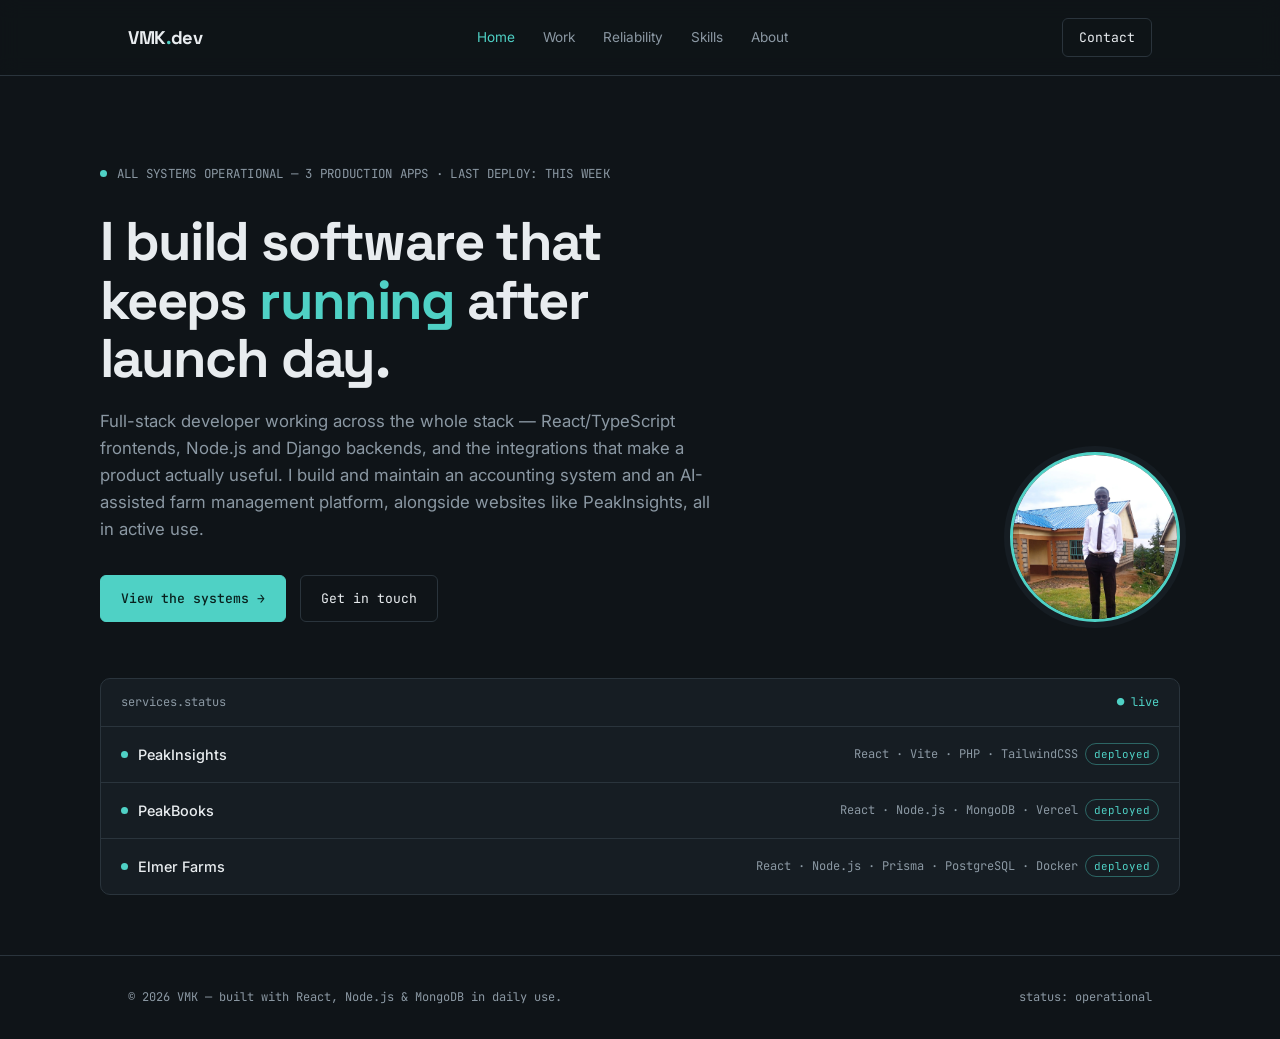
<file: index.html>
<!doctype html>
<html lang="en">
  <head>
    <meta charset="UTF-8" />
    <meta name="viewport" content="width=device-width, initial-scale=1.0" />
    <title>VMK — Full-Stack Developer</title>
    <link rel="preconnect" href="https://fonts.googleapis.com" />
    <link
      href="https://fonts.googleapis.com/css2?family=Space+Grotesk:wght@400;500;600;700&family=Inter:wght@400;500;600&family=JetBrains+Mono:wght@400;500&display=swap"
      rel="stylesheet"
    />
    <link rel="stylesheet" href="assets/css/style.css" />
  </head>
  <body>
    <header>
      <nav>
        <div class="logo">VMK<span>.</span>dev</div>
        <div class="navlinks">
          <a href="index.html" class="active">Home</a>
          <a href="work.html" class="">Work</a>
          <a href="reliability.html" class="">Reliability</a>
          <a href="skills.html" class="">Skills</a>
          <a href="about.html" class="">About</a>
        </div>
        <a href="contact.html" class="btn btn-ghost" style="padding: 8px 16px"
          >Contact</a
        >
      </nav>
    </header>

    <main>
      <div class="wrap hero">
        <div class="hero-flex">
          <div class="hero-content">
            <div class="status-strip">
              <span class="dot"></span>
              <span
                >ALL SYSTEMS OPERATIONAL &mdash; 3 PRODUCTION APPS &middot; LAST
                DEPLOY: THIS WEEK</span
              >
            </div>
            <h1>
              I build software that keeps
              <span class="accent">running</span> after launch day.
            </h1>
            <p class="hero-sub">
              Full-stack developer working across the whole stack &mdash;
              React/TypeScript frontends, Node.js and Django backends, and the
              integrations that make a product actually useful. I build and
              maintain an accounting system and an AI-assisted farm management
              platform, alongside websites like PeakInsights, all in active use.
            </p>
            <div class="hero-cta">
              <a href="work.html" class="btn btn-primary"
                >View the systems &rarr;</a
              >
              <a href="contact.html" class="btn btn-ghost">Get in touch</a>
            </div>
          </div>
          <img
            class="hero-photo reveal"
            src="assets/img/profile.jpg"
            alt="Portrait of VMK"
          />
        </div>

        <div class="panel reveal">
          <div class="panel-head">
            <span>services.status</span>
            <span class="live">&#9679; live</span>
          </div>
          <div class="service-row">
            <div class="service-name">
              <span class="dot" style="animation: none"></span>PeakInsights
            </div>
            <div class="service-meta">
              React &middot; Vite &middot; PHP &middot; TailwindCSS
              <span class="badge badge-up">deployed</span>
            </div>
          </div>
          <div class="service-row">
            <div class="service-name">
              <span class="dot" style="animation: none"></span>PeakBooks
            </div>
            <div class="service-meta">
              React &middot; Node.js &middot; MongoDB &middot; Vercel
              <span class="badge badge-up">deployed</span>
            </div>
          </div>
          <div class="service-row">
            <div class="service-name">
              <span class="dot" style="animation: none"></span>Elmer Farms
            </div>
            <div class="service-meta">
              React &middot; Node.js &middot; Prisma &middot; PostgreSQL
              &middot; Docker <span class="badge badge-up">deployed</span>
            </div>
          </div>
        </div>
      </div>
    </main>

    <footer>
      <div
        class="wrap"
        style="
          display: flex;
          justify-content: space-between;
          width: 100%;
          flex-wrap: wrap;
          gap: 8px;
        "
      >
        <span
          >&copy; 2026 VMK &mdash; built with React, Node.js &amp; MongoDB in
          daily use.</span
        >
        <span>status: operational</span>
      </div>
    </footer>

    <script>
      const revealEls = document.querySelectorAll(".reveal");
      const io = new IntersectionObserver(
        (entries) => {
          entries.forEach((e) => {
            if (e.isIntersecting) {
              e.target.classList.add("in");
              io.unobserve(e.target);
            }
          });
        },
        { threshold: 0.15 },
      );
      revealEls.forEach((el) => io.observe(el));
    </script>
  </body>
</html>
</file>
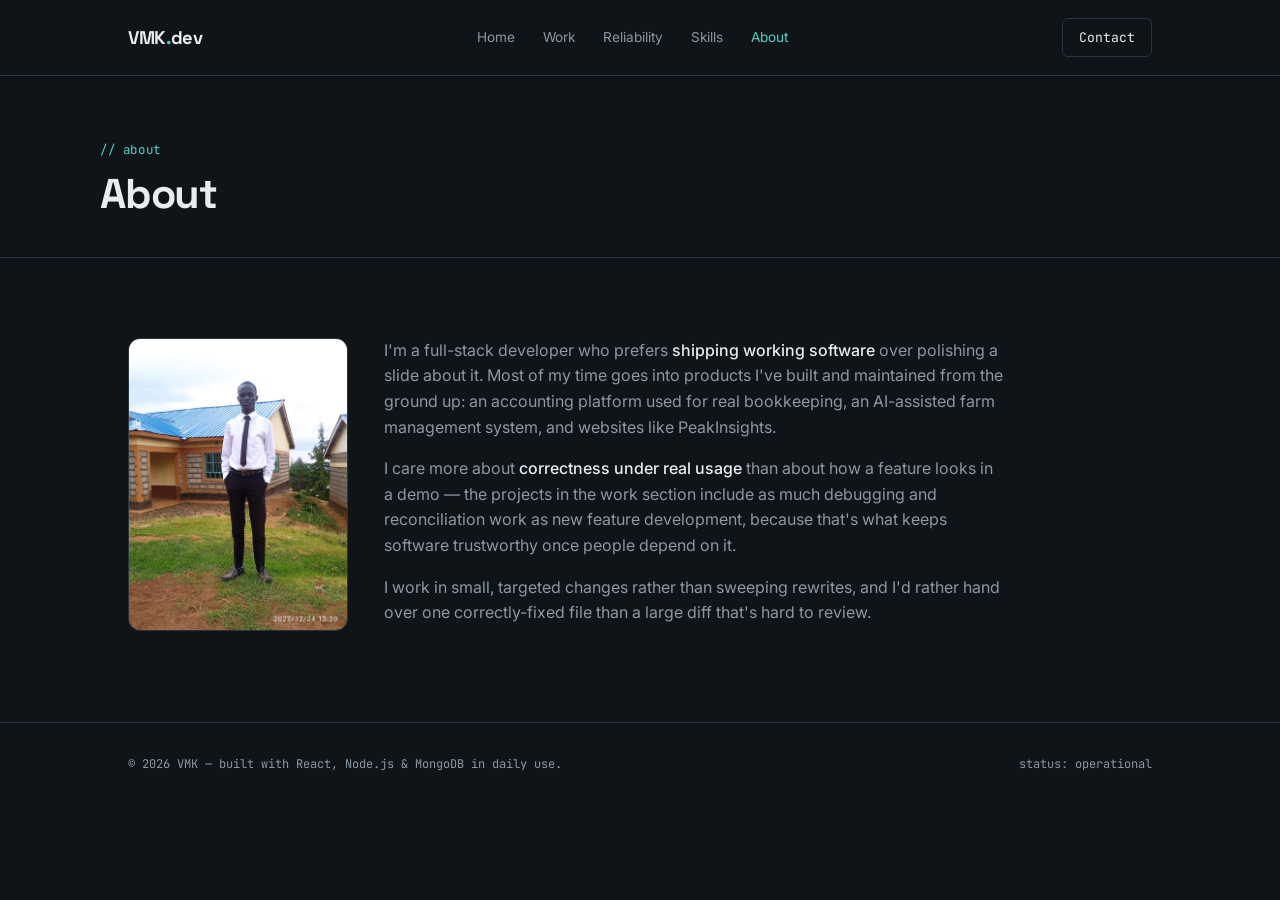
<file: about.html>
<!doctype html>
<html lang="en">
  <head>
    <meta charset="UTF-8" />
    <meta name="viewport" content="width=device-width, initial-scale=1.0" />
    <title>About — VMK</title>
    <link rel="preconnect" href="https://fonts.googleapis.com" />
    <link
      href="https://fonts.googleapis.com/css2?family=Space+Grotesk:wght@400;500;600;700&family=Inter:wght@400;500;600&family=JetBrains+Mono:wght@400;500&display=swap"
      rel="stylesheet"
    />
    <link rel="stylesheet" href="assets/css/style.css" />
  </head>
  <body>
    <header>
      <nav>
        <div class="logo">VMK<span>.</span>dev</div>
        <div class="navlinks">
          <a href="index.html" class="">Home</a>
          <a href="work.html" class="">Work</a>
          <a href="reliability.html" class="">Reliability</a>
          <a href="skills.html" class="">Skills</a>
          <a href="about.html" class="active">About</a>
        </div>
        <a href="contact.html" class="btn btn-ghost" style="padding: 8px 16px"
          >Contact</a
        >
      </nav>
    </header>

    <main>
      <div class="wrap page-header">
        <div class="eyebrow">// about</div>
        <h1>About</h1>
        <p class="hero-sub"></p>
      </div>

      <section id="about">
        <div class="wrap">
          <div class="about-grid">
            <div class="about-photo reveal">
              <img src="assets/img/profile.jpg" alt="Portrait of VMK" />
            </div>
            <div class="about-text reveal">
              <p>
                I'm a full-stack developer who prefers
                <strong>shipping working software</strong> over polishing a
                slide about it. Most of my time goes into products I've built
                and maintained from the ground up: an accounting platform used
                for real bookkeeping, an AI-assisted farm management system, and
                websites like PeakInsights.
              </p>
              <p>
                I care more about
                <strong>correctness under real usage</strong> than about how a
                feature looks in a demo &mdash; the projects in the work section
                include as much debugging and reconciliation work as new feature
                development, because that's what keeps software trustworthy once
                people depend on it.
              </p>
              <p>
                I work in small, targeted changes rather than sweeping rewrites,
                and I'd rather hand over one correctly-fixed file than a large
                diff that's hard to review.
              </p>
            </div>
          </div>
        </div>
      </section>
    </main>

    <footer>
      <div
        class="wrap"
        style="
          display: flex;
          justify-content: space-between;
          width: 100%;
          flex-wrap: wrap;
          gap: 8px;
        "
      >
        <span
          >&copy; 2026 VMK &mdash; built with React, Node.js &amp; MongoDB in
          daily use.</span
        >
        <span>status: operational</span>
      </div>
    </footer>

    <script>
      const revealEls = document.querySelectorAll(".reveal");
      const io = new IntersectionObserver(
        (entries) => {
          entries.forEach((e) => {
            if (e.isIntersecting) {
              e.target.classList.add("in");
              io.unobserve(e.target);
            }
          });
        },
        { threshold: 0.15 },
      );
      revealEls.forEach((el) => io.observe(el));
    </script>
  </body>
</html>
</file>
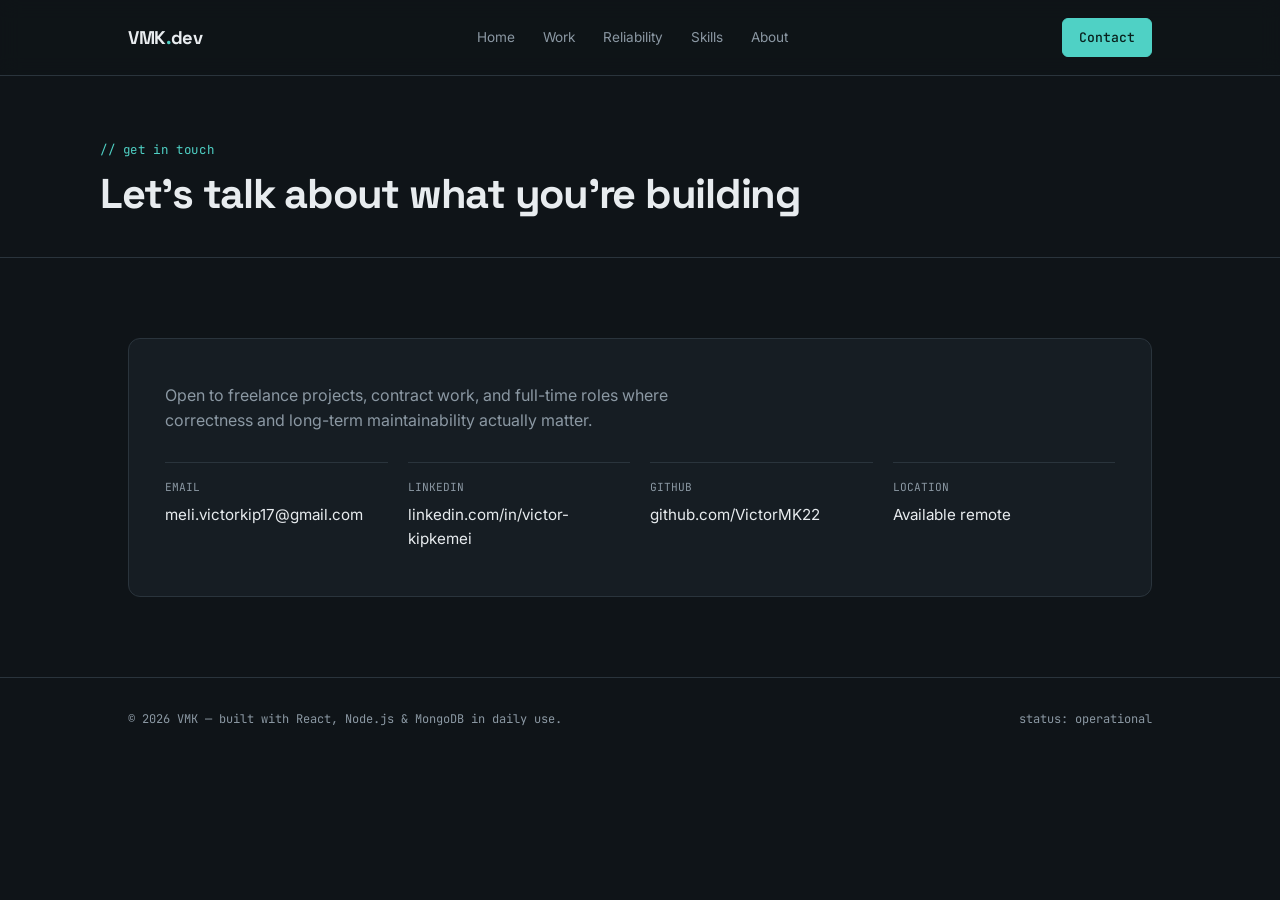
<file: contact.html>
<!doctype html>
<html lang="en">
  <head>
    <meta charset="UTF-8" />
    <meta name="viewport" content="width=device-width, initial-scale=1.0" />
    <title>Contact — VMK</title>
    <link rel="preconnect" href="https://fonts.googleapis.com" />
    <link
      href="https://fonts.googleapis.com/css2?family=Space+Grotesk:wght@400;500;600;700&family=Inter:wght@400;500;600&family=JetBrains+Mono:wght@400;500&display=swap"
      rel="stylesheet"
    />
    <link rel="stylesheet" href="assets/css/style.css" />
  </head>
  <body>
    <header>
      <nav>
        <div class="logo">VMK<span>.</span>dev</div>
        <div class="navlinks">
          <a href="index.html" class="">Home</a>
          <a href="work.html" class="">Work</a>
          <a href="reliability.html" class="">Reliability</a>
          <a href="skills.html" class="">Skills</a>
          <a href="about.html" class="">About</a>
        </div>
        <a href="contact.html" class="btn btn-primary" style="padding: 8px 16px"
          >Contact</a
        >
      </nav>
    </header>

    <main>
      <div class="wrap page-header">
        <div class="eyebrow">// get in touch</div>
        <h1>Let's talk about what you're building</h1>
        <p class="hero-sub"></p>
      </div>

      <section id="contact">
        <div class="wrap">
          <div class="contact-panel reveal">
            <p style="color: var(--muted); max-width: 56ch">
              Open to freelance projects, contract work, and full-time roles
              where correctness and long-term maintainability actually matter.
            </p>
            <div class="contact-grid">
              <div class="contact-item">
                <div class="label">Email</div>
                <div class="val">
                  <a href="mailto:meli.victorkip17@gmail.com"
                    >meli.victorkip17@gmail.com</a
                  >
                </div>
              </div>
              <div class="contact-item">
                <div class="label">LinkedIn</div>
                <div class="val">
                  <a
                    href="https://www.linkedin.com/in/victor-kipkemei-99b4a4258/"
                    target="_blank"
                    >linkedin.com/in/victor-kipkemei</a
                  >
                </div>
              </div>
              <div class="contact-item">
                <div class="label">GitHub</div>
                <div class="val">
                  <a href="https://github.com/VictorMK22" target="_blank"
                    >github.com/VictorMK22</a
                  >
                </div>
              </div>
              <div class="contact-item">
                <div class="label">Location</div>
                <div class="val">Available remote</div>
              </div>
            </div>
          </div>
        </div>
      </section>
    </main>

    <footer>
      <div
        class="wrap"
        style="
          display: flex;
          justify-content: space-between;
          width: 100%;
          flex-wrap: wrap;
          gap: 8px;
        "
      >
        <span
          >&copy; 2026 VMK &mdash; built with React, Node.js &amp; MongoDB in
          daily use.</span
        >
        <span>status: operational</span>
      </div>
    </footer>

    <script>
      const revealEls = document.querySelectorAll(".reveal");
      const io = new IntersectionObserver(
        (entries) => {
          entries.forEach((e) => {
            if (e.isIntersecting) {
              e.target.classList.add("in");
              io.unobserve(e.target);
            }
          });
        },
        { threshold: 0.15 },
      );
      revealEls.forEach((el) => io.observe(el));
    </script>
  </body>
</html>
</file>
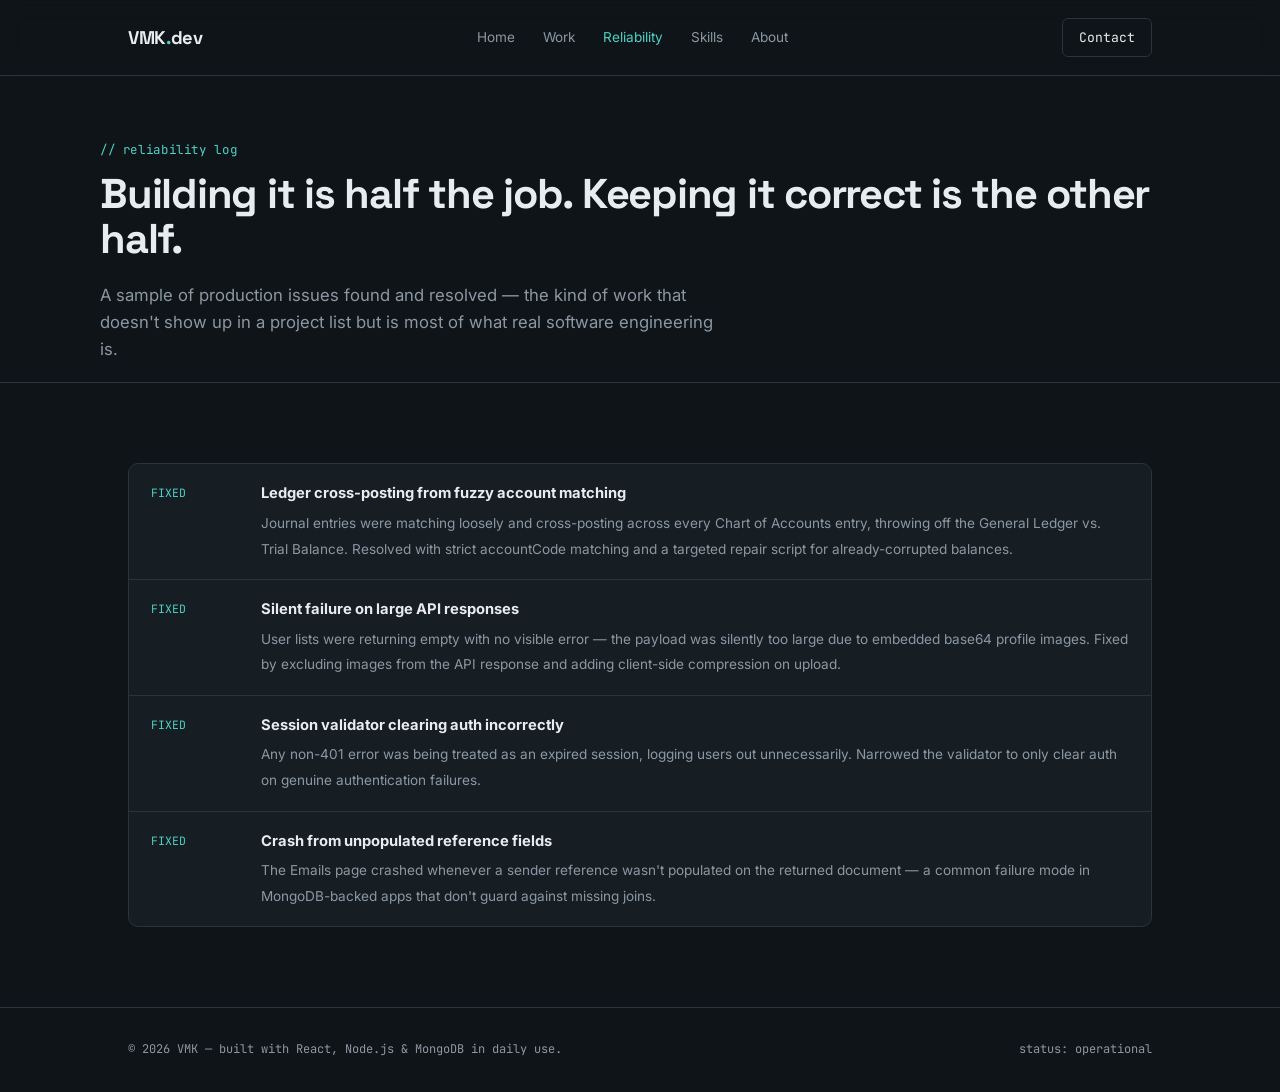
<file: reliability.html>
<!DOCTYPE html>
<html lang="en">
<head>
<meta charset="UTF-8" />
<meta name="viewport" content="width=device-width, initial-scale=1.0" />
<title>Reliability — VMK</title>
<link rel="preconnect" href="https://fonts.googleapis.com">
<link href="https://fonts.googleapis.com/css2?family=Space+Grotesk:wght@400;500;600;700&family=Inter:wght@400;500;600&family=JetBrains+Mono:wght@400;500&display=swap" rel="stylesheet">
<link rel="stylesheet" href="assets/css/style.css">
</head>
<body>
<header>
  <nav>
    <div class="logo">VMK<span>.</span>dev</div>
    <div class="navlinks">
      <a href="index.html" class="">Home</a>
      <a href="work.html" class="">Work</a>
      <a href="reliability.html" class="active">Reliability</a>
      <a href="skills.html" class="">Skills</a>
      <a href="about.html" class="">About</a>
    </div>
    <a href="contact.html" class="btn btn-ghost" style="padding:8px 16px;">Contact</a>
  </nav>
</header>

<main>
  <div class="wrap page-header">
    <div class="eyebrow">// reliability log</div>
    <h1>Building it is half the job. Keeping it correct is the other half.</h1>
    <p class="hero-sub">A sample of production issues found and resolved &mdash; the kind of work that doesn't show up in a project list but is most of what real software engineering is.</p>
  </div>


  <section id="reliability">
    <div class="wrap">
      <div class="log reveal">
        <div class="log-entry">
          <div class="log-tag fixed">FIXED</div>
          <div class="log-body"><strong>Ledger cross-posting from fuzzy account matching</strong><span>Journal entries were matching loosely and cross-posting across every Chart of Accounts entry, throwing off the General Ledger vs. Trial Balance. Resolved with strict accountCode matching and a targeted repair script for already-corrupted balances.</span></div>
        </div>
        <div class="log-entry">
          <div class="log-tag fixed">FIXED</div>
          <div class="log-body"><strong>Silent failure on large API responses</strong><span>User lists were returning empty with no visible error &mdash; the payload was silently too large due to embedded base64 profile images. Fixed by excluding images from the API response and adding client-side compression on upload.</span></div>
        </div>
        <div class="log-entry">
          <div class="log-tag fixed">FIXED</div>
          <div class="log-body"><strong>Session validator clearing auth incorrectly</strong><span>Any non-401 error was being treated as an expired session, logging users out unnecessarily. Narrowed the validator to only clear auth on genuine authentication failures.</span></div>
        </div>
        <div class="log-entry">
          <div class="log-tag fixed">FIXED</div>
          <div class="log-body"><strong>Crash from unpopulated reference fields</strong><span>The Emails page crashed whenever a sender reference wasn't populated on the returned document &mdash; a common failure mode in MongoDB-backed apps that don't guard against missing joins.</span></div>
        </div>
      </div>
    </div>
  </section>

</main>

<footer>
  <div class="wrap" style="display:flex;justify-content:space-between;width:100%;flex-wrap:wrap;gap:8px;">
    <span>&copy; 2026 VMK &mdash; built with React, Node.js &amp; MongoDB in daily use.</span>
    <span>status: operational</span>
  </div>
</footer>

<script>
  const revealEls = document.querySelectorAll('.reveal');
  const io = new IntersectionObserver((entries)=>{
    entries.forEach(e=>{ if(e.isIntersecting){ e.target.classList.add('in'); io.unobserve(e.target); } });
  },{threshold:0.15});
  revealEls.forEach(el=>io.observe(el));
</script>

</body>
</html>
</file>
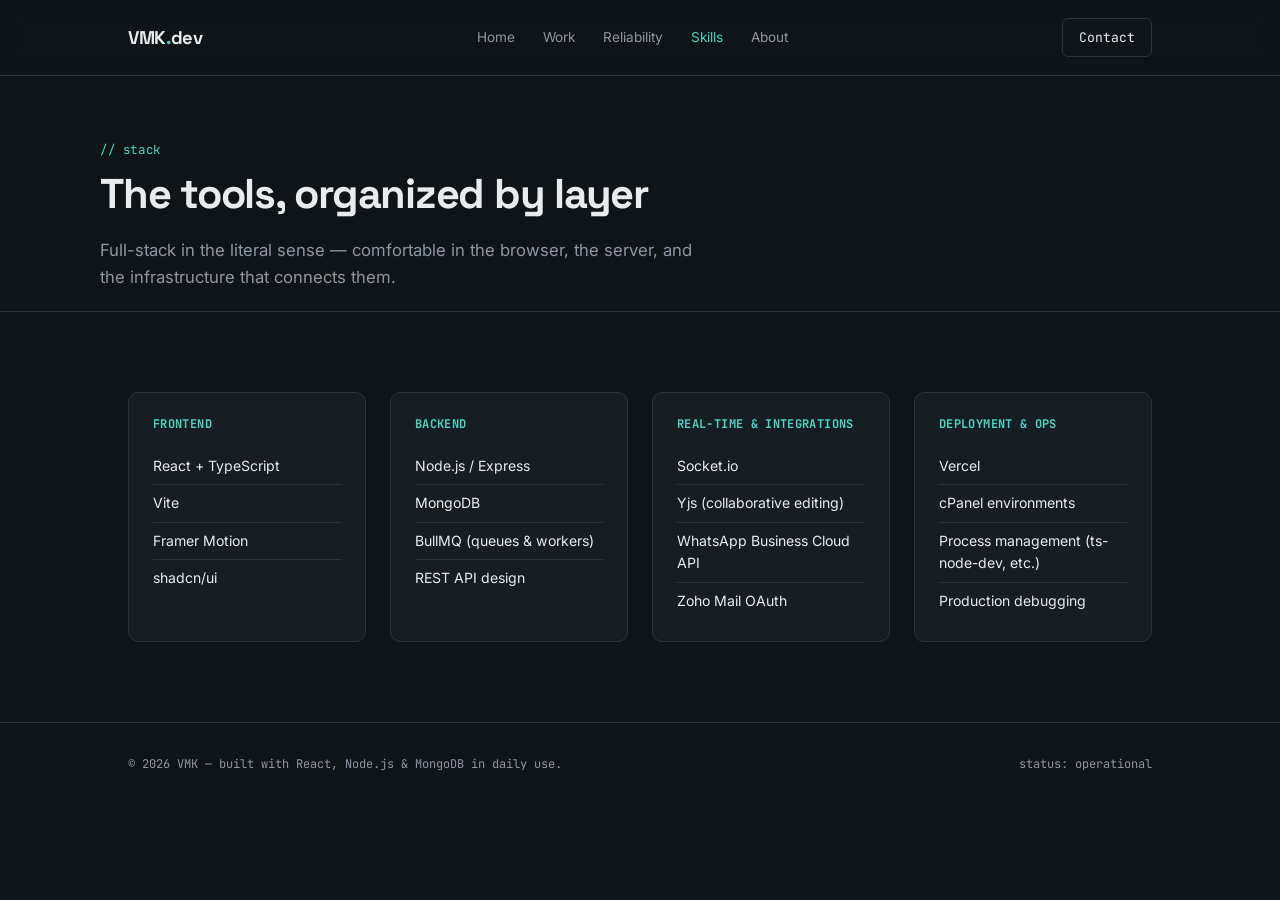
<file: skills.html>
<!doctype html>
<html lang="en">
  <head>
    <meta charset="UTF-8" />
    <meta name="viewport" content="width=device-width, initial-scale=1.0" />
    <title>Skills — VMK</title>
    <link rel="preconnect" href="https://fonts.googleapis.com" />
    <link
      href="https://fonts.googleapis.com/css2?family=Space+Grotesk:wght@400;500;600;700&family=Inter:wght@400;500;600&family=JetBrains+Mono:wght@400;500&display=swap"
      rel="stylesheet"
    />
    <link rel="stylesheet" href="assets/css/style.css" />
  </head>
  <body>
    <header>
      <nav>
        <div class="logo">VMK<span>.</span>dev</div>
        <div class="navlinks">
          <a href="index.html" class="">Home</a>
          <a href="work.html" class="">Work</a>
          <a href="reliability.html" class="">Reliability</a>
          <a href="skills.html" class="active">Skills</a>
          <a href="about.html" class="">About</a>
        </div>
        <a href="contact.html" class="btn btn-ghost" style="padding: 8px 16px"
          >Contact</a
        >
      </nav>
    </header>

    <main>
      <div class="wrap page-header">
        <div class="eyebrow">// stack</div>
        <h1>The tools, organized by layer</h1>
        <p class="hero-sub">
          Full-stack in the literal sense &mdash; comfortable in the browser,
          the server, and the infrastructure that connects them.
        </p>
      </div>

      <section id="skills">
        <div class="wrap">
          <div class="skill-cols">
            <div class="skill-col reveal">
              <h4>FRONTEND</h4>
              <ul>
                <li>React + TypeScript</li>
                <li>Vite</li>
                <li>Framer Motion</li>
                <li>shadcn/ui</li>
              </ul>
            </div>
            <div class="skill-col reveal">
              <h4>BACKEND</h4>
              <ul>
                <li>Node.js / Express</li>
                <li>MongoDB</li>
                <li>BullMQ (queues &amp; workers)</li>
                <li>REST API design</li>
              </ul>
            </div>
            <div class="skill-col reveal">
              <h4>REAL-TIME &amp; INTEGRATIONS</h4>
              <ul>
                <li>Socket.io</li>
                <li>Yjs (collaborative editing)</li>
                <li>WhatsApp Business Cloud API</li>
                <li>Zoho Mail OAuth</li>
              </ul>
            </div>
            <div class="skill-col reveal">
              <h4>DEPLOYMENT &amp; OPS</h4>
              <ul>
                <li>Vercel</li>
                <li>cPanel environments</li>
                <li>Process management (ts-node-dev, etc.)</li>
                <li>Production debugging</li>
              </ul>
            </div>
          </div>
        </div>
      </section>
    </main>

    <footer>
      <div
        class="wrap"
        style="
          display: flex;
          justify-content: space-between;
          width: 100%;
          flex-wrap: wrap;
          gap: 8px;
        "
      >
        <span
          >&copy; 2026 VMK &mdash; built with React, Node.js &amp; MongoDB in
          daily use.</span
        >
        <span>status: operational</span>
      </div>
    </footer>

    <script>
      const revealEls = document.querySelectorAll(".reveal");
      const io = new IntersectionObserver(
        (entries) => {
          entries.forEach((e) => {
            if (e.isIntersecting) {
              e.target.classList.add("in");
              io.unobserve(e.target);
            }
          });
        },
        { threshold: 0.15 },
      );
      revealEls.forEach((el) => io.observe(el));
    </script>
  </body>
</html>
</file>
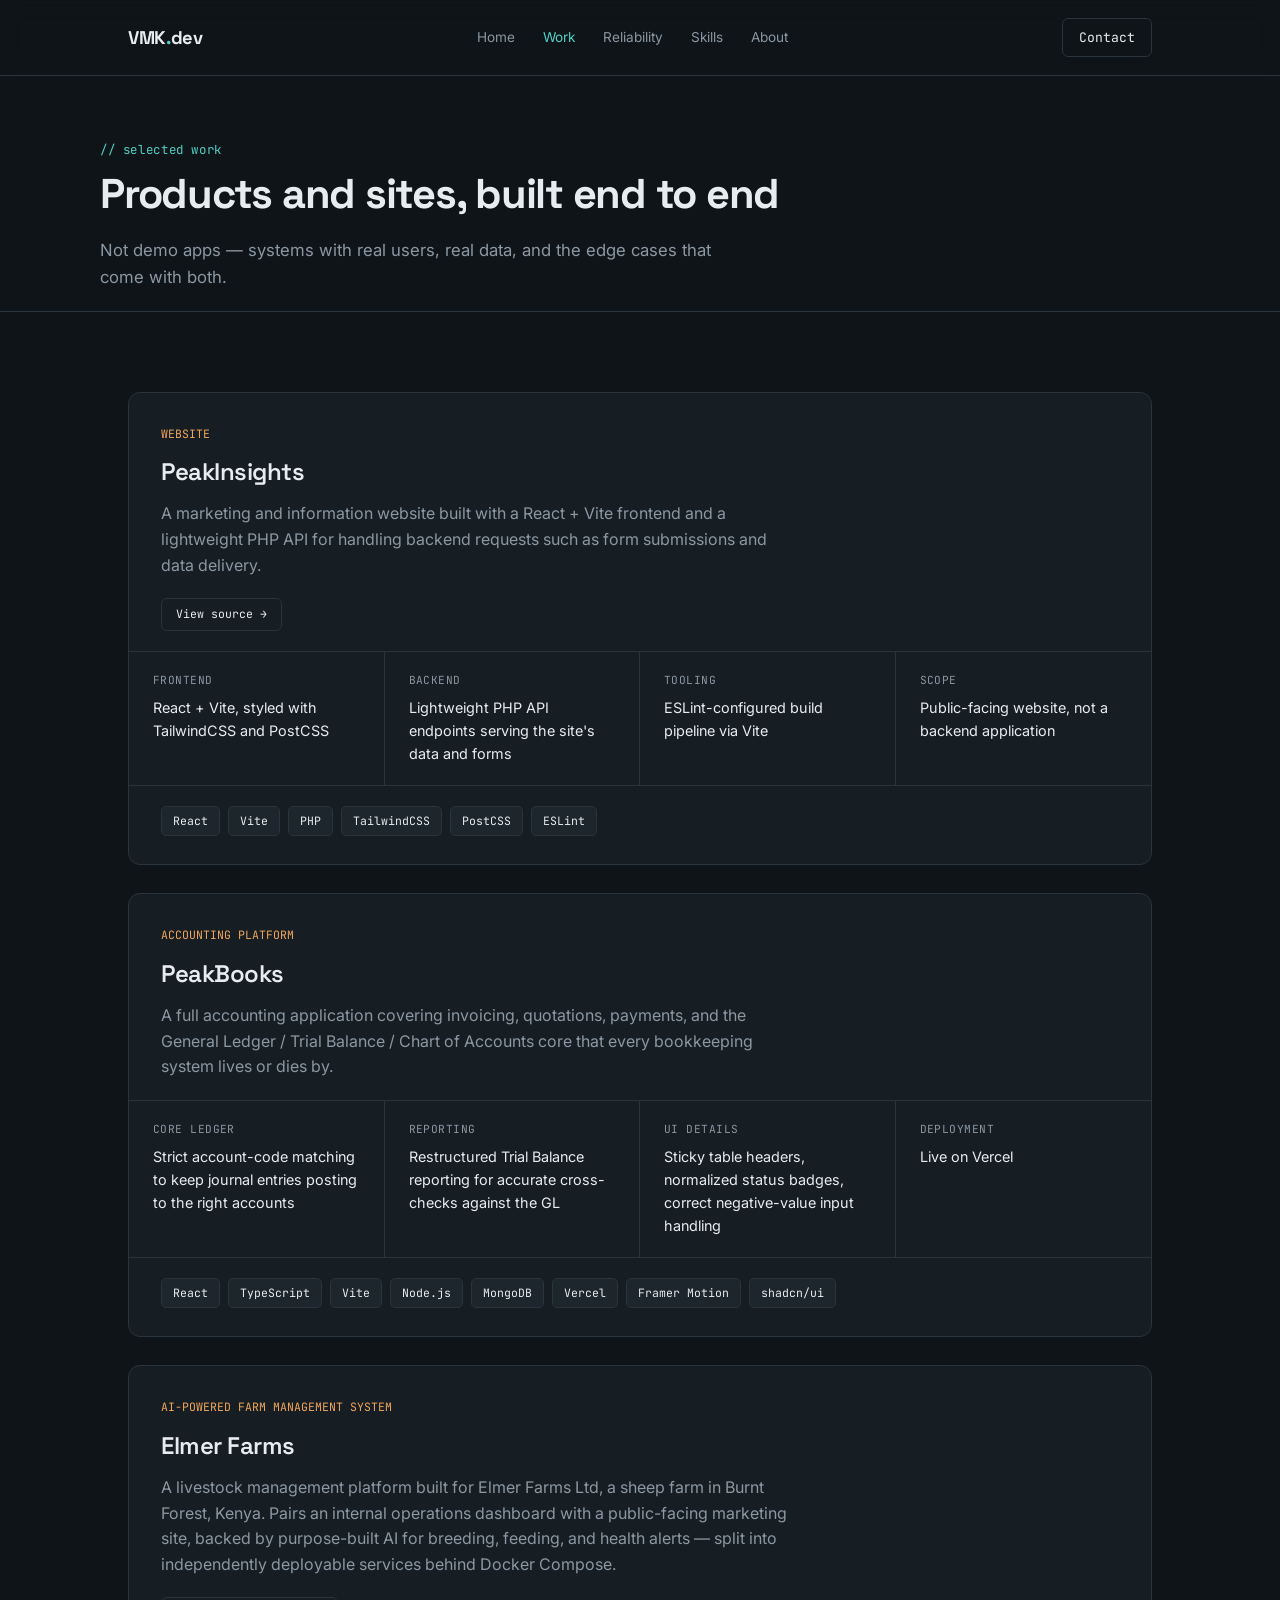
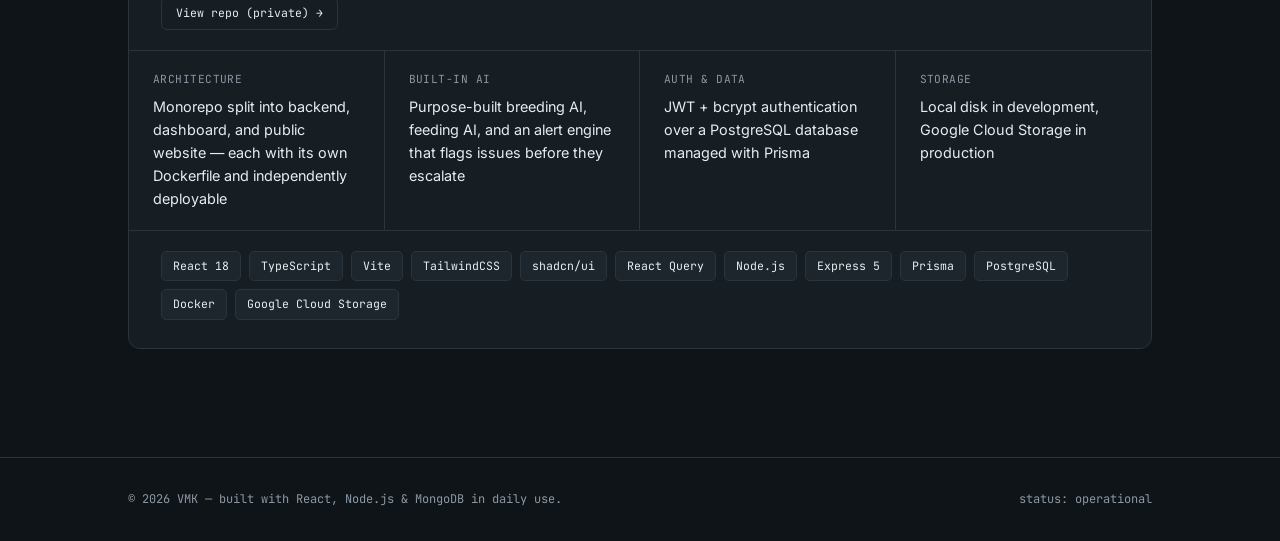
<file: work.html>
<!DOCTYPE html>
<html lang="en">
<head>
<meta charset="UTF-8" />
<meta name="viewport" content="width=device-width, initial-scale=1.0" />
<title>Work — VMK</title>
<link rel="preconnect" href="https://fonts.googleapis.com">
<link href="https://fonts.googleapis.com/css2?family=Space+Grotesk:wght@400;500;600;700&family=Inter:wght@400;500;600&family=JetBrains+Mono:wght@400;500&display=swap" rel="stylesheet">
<link rel="stylesheet" href="assets/css/style.css">
</head>
<body>
<header>
  <nav>
    <div class="logo">VMK<span>.</span>dev</div>
    <div class="navlinks">
      <a href="index.html" class="">Home</a>
      <a href="work.html" class="active">Work</a>
      <a href="reliability.html" class="">Reliability</a>
      <a href="skills.html" class="">Skills</a>
      <a href="about.html" class="">About</a>
    </div>
    <a href="contact.html" class="btn btn-ghost" style="padding:8px 16px;">Contact</a>
  </nav>
</header>

<main>
  <div class="wrap page-header">
    <div class="eyebrow">// selected work</div>
    <h1>Products and sites, built end to end</h1>
    <p class="hero-sub">Not demo apps &mdash; systems with real users, real data, and the edge cases that come with both.</p>
  </div>


  <section id="work">
    <div class="wrap">

      <div class="project reveal">
        <div class="project-top">
          <span class="project-tag">WEBSITE</span>
          <h3>PeakInsights</h3>
          <p class="desc">A marketing and information website built with a React + Vite frontend and a lightweight PHP API for handling backend requests such as form submissions and data delivery.</p>
          <a class="btn btn-ghost" style="padding:6px 14px;font-size:0.72rem;margin-bottom:20px;display:inline-flex;" href="https://github.com/VictorMK22/peakinsights" target="_blank" rel="noopener">View source &rarr;</a>
        </div>
        <div class="feature-grid">
          <div class="feature">
            <div class="feature-label">Frontend</div>
            <div class="feature-val">React + Vite, styled with TailwindCSS and PostCSS</div>
          </div>
          <div class="feature">
            <div class="feature-label">Backend</div>
            <div class="feature-val">Lightweight PHP API endpoints serving the site's data and forms</div>
          </div>
          <div class="feature">
            <div class="feature-label">Tooling</div>
            <div class="feature-val">ESLint-configured build pipeline via Vite</div>
          </div>
          <div class="feature">
            <div class="feature-label">Scope</div>
            <div class="feature-val">Public-facing website, not a backend application</div>
          </div>
        </div>
        <div class="stack-row">
          <span class="chip">React</span><span class="chip">Vite</span><span class="chip">PHP</span>
          <span class="chip">TailwindCSS</span><span class="chip">PostCSS</span><span class="chip">ESLint</span>
        </div>
      </div>

      <div class="project reveal">
        <div class="project-top">
          <span class="project-tag">ACCOUNTING PLATFORM</span>
          <h3>PeakBooks</h3>
          <p class="desc">A full accounting application covering invoicing, quotations, payments, and the General Ledger / Trial Balance / Chart of Accounts core that every bookkeeping system lives or dies by.</p>
        </div>
        <div class="feature-grid">
          <div class="feature">
            <div class="feature-label">Core ledger</div>
            <div class="feature-val">Strict account-code matching to keep journal entries posting to the right accounts</div>
          </div>
          <div class="feature">
            <div class="feature-label">Reporting</div>
            <div class="feature-val">Restructured Trial Balance reporting for accurate cross-checks against the GL</div>
          </div>
          <div class="feature">
            <div class="feature-label">UI details</div>
            <div class="feature-val">Sticky table headers, normalized status badges, correct negative-value input handling</div>
          </div>
          <div class="feature">
            <div class="feature-label">Deployment</div>
            <div class="feature-val">Live on Vercel</div>
          </div>
        </div>
        <div class="stack-row">
          <span class="chip">React</span><span class="chip">TypeScript</span><span class="chip">Vite</span>
          <span class="chip">Node.js</span><span class="chip">MongoDB</span><span class="chip">Vercel</span>
          <span class="chip">Framer Motion</span><span class="chip">shadcn/ui</span>
        </div>
      </div>

      <div class="project reveal">
        <div class="project-top">
          <span class="project-tag">AI-POWERED FARM MANAGEMENT SYSTEM</span>
          <h3>Elmer Farms</h3>
          <p class="desc">A livestock management platform built for Elmer Farms Ltd, a sheep farm in Burnt Forest, Kenya. Pairs an internal operations dashboard with a public-facing marketing site, backed by purpose-built AI for breeding, feeding, and health alerts &mdash; split into independently deployable services behind Docker Compose.</p>
          <a class="btn btn-ghost" style="padding:6px 14px;font-size:0.72rem;margin-bottom:20px;display:inline-flex;" href="https://github.com/VictorMK22/elmerfarm" target="_blank" rel="noopener">View repo (private) &rarr;</a>
        </div>
        <div class="feature-grid">
          <div class="feature">
            <div class="feature-label">Architecture</div>
            <div class="feature-val">Monorepo split into backend, dashboard, and public website &mdash; each with its own Dockerfile and independently deployable</div>
          </div>
          <div class="feature">
            <div class="feature-label">Built-in AI</div>
            <div class="feature-val">Purpose-built breeding AI, feeding AI, and an alert engine that flags issues before they escalate</div>
          </div>
          <div class="feature">
            <div class="feature-label">Auth &amp; data</div>
            <div class="feature-val">JWT + bcrypt authentication over a PostgreSQL database managed with Prisma</div>
          </div>
          <div class="feature">
            <div class="feature-label">Storage</div>
            <div class="feature-val">Local disk in development, Google Cloud Storage in production</div>
          </div>
        </div>
        <div class="stack-row">
          <span class="chip">React 18</span><span class="chip">TypeScript</span><span class="chip">Vite</span>
          <span class="chip">TailwindCSS</span><span class="chip">shadcn/ui</span><span class="chip">React Query</span>
          <span class="chip">Node.js</span><span class="chip">Express 5</span><span class="chip">Prisma</span>
          <span class="chip">PostgreSQL</span><span class="chip">Docker</span><span class="chip">Google Cloud Storage</span>
        </div>
      </div>

    </div>
  </section>

</main>

<footer>
  <div class="wrap" style="display:flex;justify-content:space-between;width:100%;flex-wrap:wrap;gap:8px;">
    <span>&copy; 2026 VMK &mdash; built with React, Node.js &amp; MongoDB in daily use.</span>
    <span>status: operational</span>
  </div>
</footer>

<script>
  const revealEls = document.querySelectorAll('.reveal');
  const io = new IntersectionObserver((entries)=>{
    entries.forEach(e=>{ if(e.isIntersecting){ e.target.classList.add('in'); io.unobserve(e.target); } });
  },{threshold:0.15});
  revealEls.forEach(el=>io.observe(el));
</script>

</body>
</html>
</file>
<file: assets/css/style.css>
:root{
  --bg:#0F1418;
  --surface:#161D23;
  --surface-2:#1D262D;
  --line:#2A343C;
  --text:#E8ECEF;
  --muted:#8B98A3;
  --teal:#4FD1C5;
  --amber:#F2A65A;
  --red:#E5707A;
}
*{box-sizing:border-box;margin:0;padding:0;}
html{scroll-behavior:smooth;}
body{
  background:var(--bg);
  color:var(--text);
  font-family:'Inter',sans-serif;
  line-height:1.6;
  -webkit-font-smoothing:antialiased;
}
a{color:inherit;text-decoration:none;}
.mono{font-family:'JetBrains Mono',monospace;}
.wrap{max-width:1080px;margin:0 auto;padding:0 28px;}

::selection{background:var(--teal);color:#08201D;}
:focus-visible{outline:2px solid var(--teal);outline-offset:3px;}

/* NAV */
header{
  position:sticky;top:0;z-index:50;
  background:rgba(15,20,24,0.85);
  backdrop-filter:blur(10px);
  border-bottom:1px solid var(--line);
}
nav{display:flex;align-items:center;justify-content:space-between;padding:18px 28px;max-width:1080px;margin:0 auto;}
.logo{font-family:'Space Grotesk',sans-serif;font-weight:700;font-size:1.15rem;letter-spacing:-0.02em;}
.logo span{color:var(--teal);}
.navlinks{display:flex;gap:28px;font-size:0.85rem;color:var(--muted);}
.navlinks a:hover{color:var(--text);}
.navlinks a.active{color:var(--teal);}
@media(max-width:640px){.navlinks{display:none;}}

/* HERO */
.hero{padding:88px 0 60px;}
.hero-flex{display:flex;gap:44px;align-items:flex-start;justify-content:space-between;flex-wrap:wrap-reverse;}
.hero-content{flex:1;min-width:280px;}
.hero-photo{
  width:170px;height:170px;border-radius:50%;
  object-fit:cover;object-position:top center;
  border:3px solid var(--teal);
  box-shadow:0 0 0 6px var(--surface);
  flex-shrink:0;
}
@media(max-width:640px){.hero-photo{width:110px;height:110px;}}
.status-strip{
  display:flex;align-items:center;gap:10px;
  font-family:'JetBrains Mono',monospace;font-size:0.78rem;color:var(--muted);
  margin-bottom:28px;letter-spacing:0.02em;
}
.dot{width:7px;height:7px;border-radius:50%;background:var(--teal);position:relative;flex-shrink:0;}
.dot::after{
  content:'';position:absolute;inset:-4px;border-radius:50%;
  border:1px solid var(--teal);opacity:0;animation:pulse 2.2s ease-out infinite;
}
@keyframes pulse{0%{opacity:0.6;transform:scale(0.6);}100%{opacity:0;transform:scale(2.2);}}
h1{
  font-family:'Space Grotesk',sans-serif;
  font-weight:700;
  font-size:clamp(2.1rem,5.5vw,3.4rem);
  letter-spacing:-0.03em;
  line-height:1.08;
  max-width:15ch;
}
h1 .accent{color:var(--teal);}
.hero-sub{
  color:var(--muted);
  font-size:1.05rem;
  max-width:56ch;
  margin-top:20px;
}
.hero-cta{display:flex;gap:14px;margin-top:32px;flex-wrap:wrap;}
.btn{
  font-family:'JetBrains Mono',monospace;
  font-size:0.82rem;
  padding:12px 20px;
  border-radius:6px;
  border:1px solid var(--line);
  transition:all .15s ease;
  display:inline-flex;align-items:center;gap:8px;
}
.btn-primary{background:var(--teal);color:#08201D;border-color:var(--teal);font-weight:500;}
.btn-primary:hover{background:#69ddd2;}
.btn-ghost:hover{border-color:var(--teal);color:var(--teal);}

/* SYSTEM PANEL (signature element) */
.panel{
  margin-top:56px;
  background:var(--surface);
  border:1px solid var(--line);
  border-radius:10px;
  overflow:hidden;
}
.panel-head{
  display:flex;justify-content:space-between;align-items:center;
  padding:14px 20px;border-bottom:1px solid var(--line);
  font-family:'JetBrains Mono',monospace;font-size:0.75rem;color:var(--muted);
}
.panel-head .live{color:var(--teal);}
.service-row{
  display:flex;align-items:center;justify-content:space-between;
  padding:16px 20px;border-bottom:1px solid var(--line);
  font-size:0.9rem;flex-wrap:wrap;gap:8px;
}
.service-row:last-child{border-bottom:none;}
.service-name{font-weight:500;display:flex;align-items:center;gap:10px;}
.service-meta{color:var(--muted);font-family:'JetBrains Mono',monospace;font-size:0.75rem;text-align:right;}
.badge{
  font-family:'JetBrains Mono',monospace;font-size:0.68rem;
  padding:3px 8px;border-radius:20px;border:1px solid var(--line);color:var(--muted);
}
.badge-up{color:var(--teal);border-color:rgba(79,209,197,0.4);}

/* PAGE HEADER (for non-home pages) */
.page-header{padding:64px 0 20px;}
.page-header h1{font-size:clamp(1.8rem,4.5vw,2.6rem);max-width:none;}

/* SECTIONS */
section{padding:80px 0;border-top:1px solid var(--line);}
main > section:first-child{border-top:none;}
.eyebrow{
  font-family:'JetBrains Mono',monospace;font-size:0.78rem;color:var(--teal);
  letter-spacing:0.05em;margin-bottom:12px;
}
h2{
  font-family:'Space Grotesk',sans-serif;font-weight:600;
  font-size:clamp(1.5rem,3.5vw,2.1rem);letter-spacing:-0.02em;margin-bottom:14px;
}
.section-lead{color:var(--muted);max-width:60ch;margin-bottom:48px;}

/* PROJECT CASE STUDIES */
.project{
  display:grid;grid-template-columns:1fr;gap:0;
  background:var(--surface);border:1px solid var(--line);border-radius:12px;
  margin-bottom:28px;overflow:hidden;
}
.project-top{padding:32px 32px 0;}
.project-tag{font-family:'JetBrains Mono',monospace;font-size:0.72rem;color:var(--amber);margin-bottom:10px;display:block;}
.project h3{font-family:'Space Grotesk',sans-serif;font-size:1.5rem;font-weight:600;letter-spacing:-0.02em;margin-bottom:10px;}
.project p.desc{color:var(--muted);max-width:64ch;margin-bottom:20px;}
.feature-grid{
  display:grid;grid-template-columns:repeat(auto-fit,minmax(220px,1fr));
  gap:0;border-top:1px solid var(--line);
}
.feature{
  padding:20px 24px;border-right:1px solid var(--line);border-bottom:1px solid var(--line);
}
.feature:last-child{border-right:none;}
.feature-label{font-family:'JetBrains Mono',monospace;font-size:0.7rem;color:var(--muted);margin-bottom:6px;text-transform:uppercase;letter-spacing:0.04em;}
.feature-val{font-size:0.9rem;}
.stack-row{padding:20px 32px 28px;display:flex;flex-wrap:wrap;gap:8px;}
.chip{
  font-family:'JetBrains Mono',monospace;font-size:0.72rem;
  padding:5px 11px;border-radius:5px;background:var(--surface-2);color:var(--text);border:1px solid var(--line);
}

/* RELIABILITY / DEBUGGING LOG */
.log{border:1px solid var(--line);border-radius:10px;overflow:hidden;background:var(--surface);}
.log-entry{
  display:grid;grid-template-columns:90px 1fr;gap:20px;
  padding:18px 22px;border-bottom:1px solid var(--line);
}
.log-entry:last-child{border-bottom:none;}
.log-tag{font-family:'JetBrains Mono',monospace;font-size:0.72rem;color:var(--red);align-self:start;padding-top:2px;}
.log-tag.fixed{color:var(--teal);}
.log-body strong{display:block;font-size:0.92rem;margin-bottom:4px;}
.log-body span{color:var(--muted);font-size:0.85rem;}
@media(max-width:640px){.log-entry{grid-template-columns:1fr;gap:6px;}}

/* SKILLS */
.skill-cols{display:grid;grid-template-columns:repeat(auto-fit,minmax(230px,1fr));gap:24px;}
.skill-col{border:1px solid var(--line);border-radius:10px;padding:22px 24px;background:var(--surface);}
.skill-col h4{font-family:'JetBrains Mono',monospace;font-size:0.75rem;color:var(--teal);margin-bottom:14px;letter-spacing:0.03em;}
.skill-col ul{list-style:none;}
.skill-col li{padding:7px 0;border-bottom:1px solid var(--line);font-size:0.88rem;}
.skill-col li:last-child{border-bottom:none;}

/* ABOUT */
.about-grid{display:grid;grid-template-columns:1fr;gap:36px;align-items:start;}
@media(min-width:760px){.about-grid{grid-template-columns:220px 1fr;}}
.about-photo{
  width:100%;max-width:220px;border-radius:12px;overflow:hidden;
  border:1px solid var(--line);
}
.about-photo img{width:100%;display:block;object-fit:cover;aspect-ratio:3/4;}
.about-text p{color:var(--muted);margin-bottom:16px;max-width:62ch;}
.about-text p strong{color:var(--text);font-weight:500;}

/* CONTACT */
.contact-panel{
  background:var(--surface);border:1px solid var(--line);border-radius:12px;
  padding:44px 36px;text-align:left;
}
.contact-grid{display:grid;grid-template-columns:repeat(auto-fit,minmax(200px,1fr));gap:20px;margin-top:28px;}
.contact-item{border-top:1px solid var(--line);padding-top:16px;}
.contact-item .label{font-family:'JetBrains Mono',monospace;font-size:0.7rem;color:var(--muted);margin-bottom:6px;text-transform:uppercase;}
.contact-item .val{font-size:0.95rem;}
.contact-item a:hover{color:var(--teal);}

footer{padding:32px 0;border-top:1px solid var(--line);color:var(--muted);font-family:'JetBrains Mono',monospace;font-size:0.75rem;display:flex;justify-content:space-between;flex-wrap:wrap;gap:8px;}

.reveal{opacity:0;transform:translateY(16px);transition:opacity .6s ease,transform .6s ease;}
.reveal.in{opacity:1;transform:translateY(0);}
</file>
